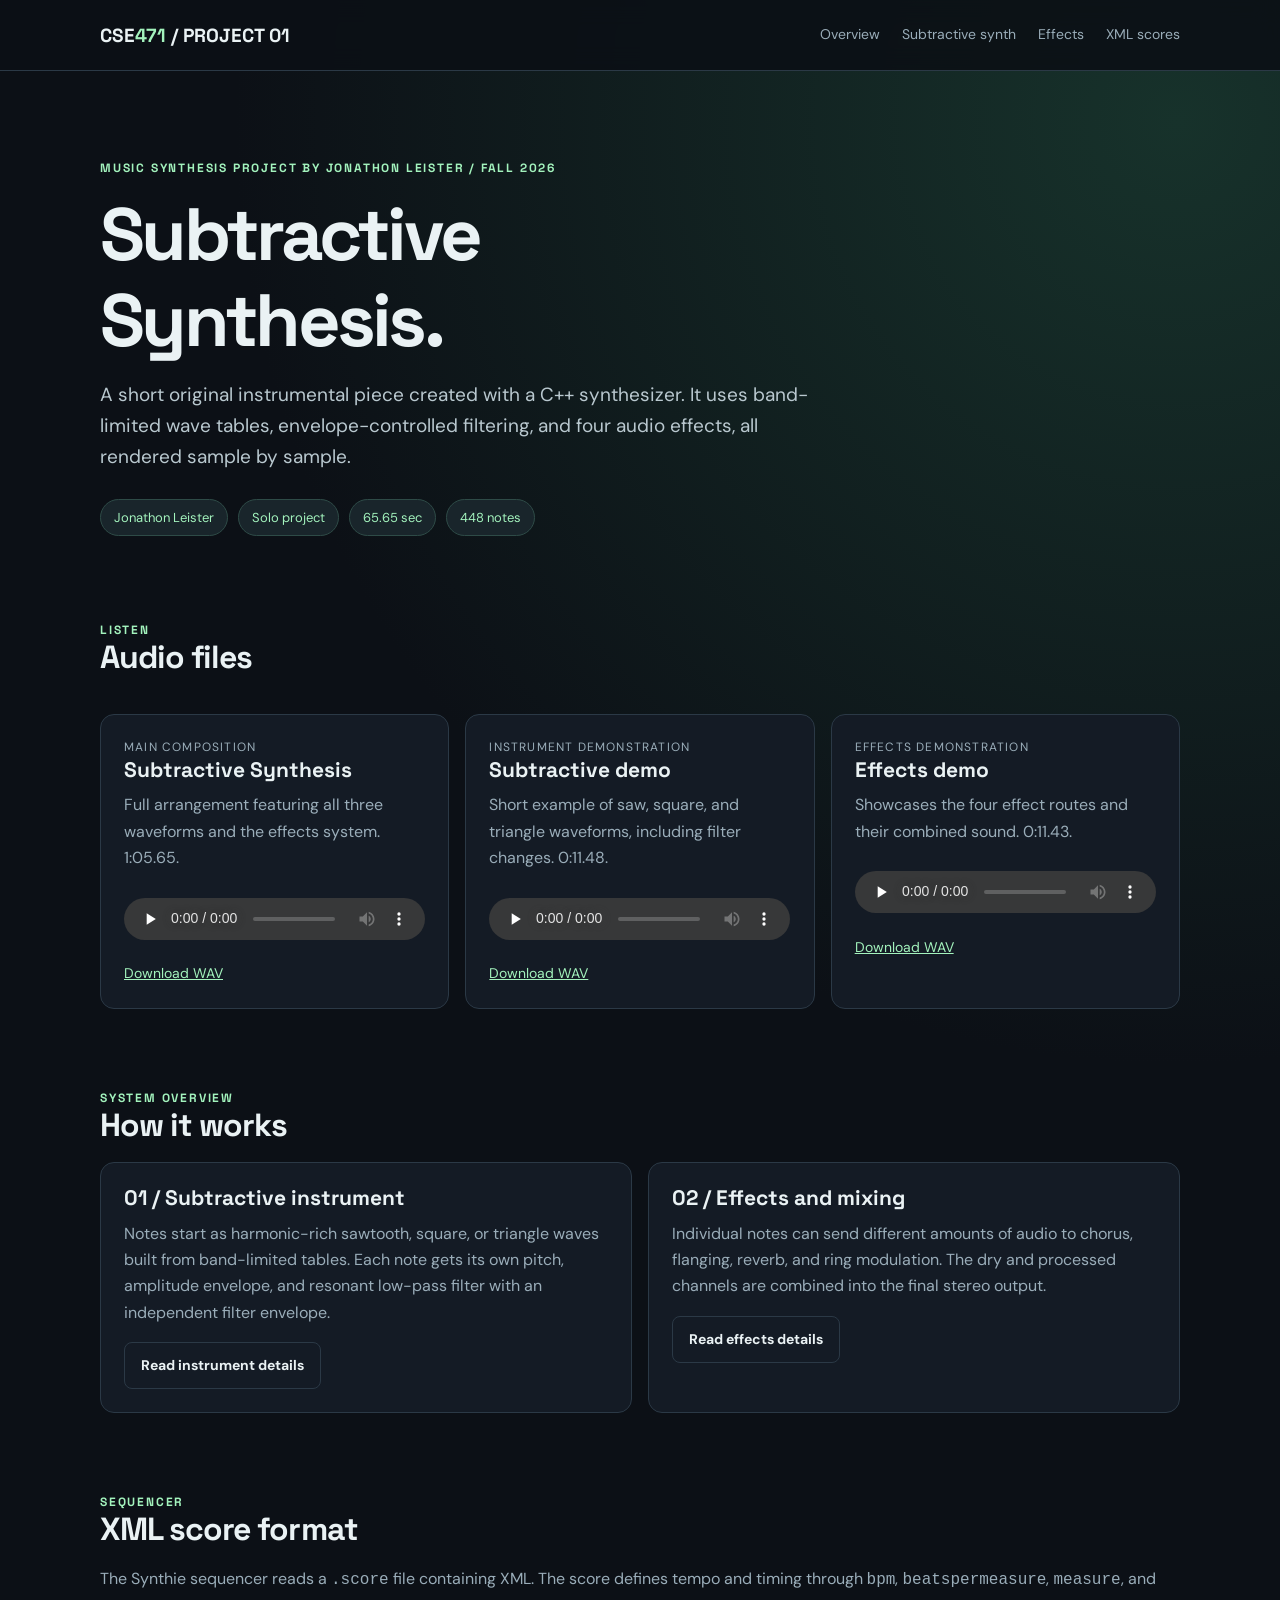
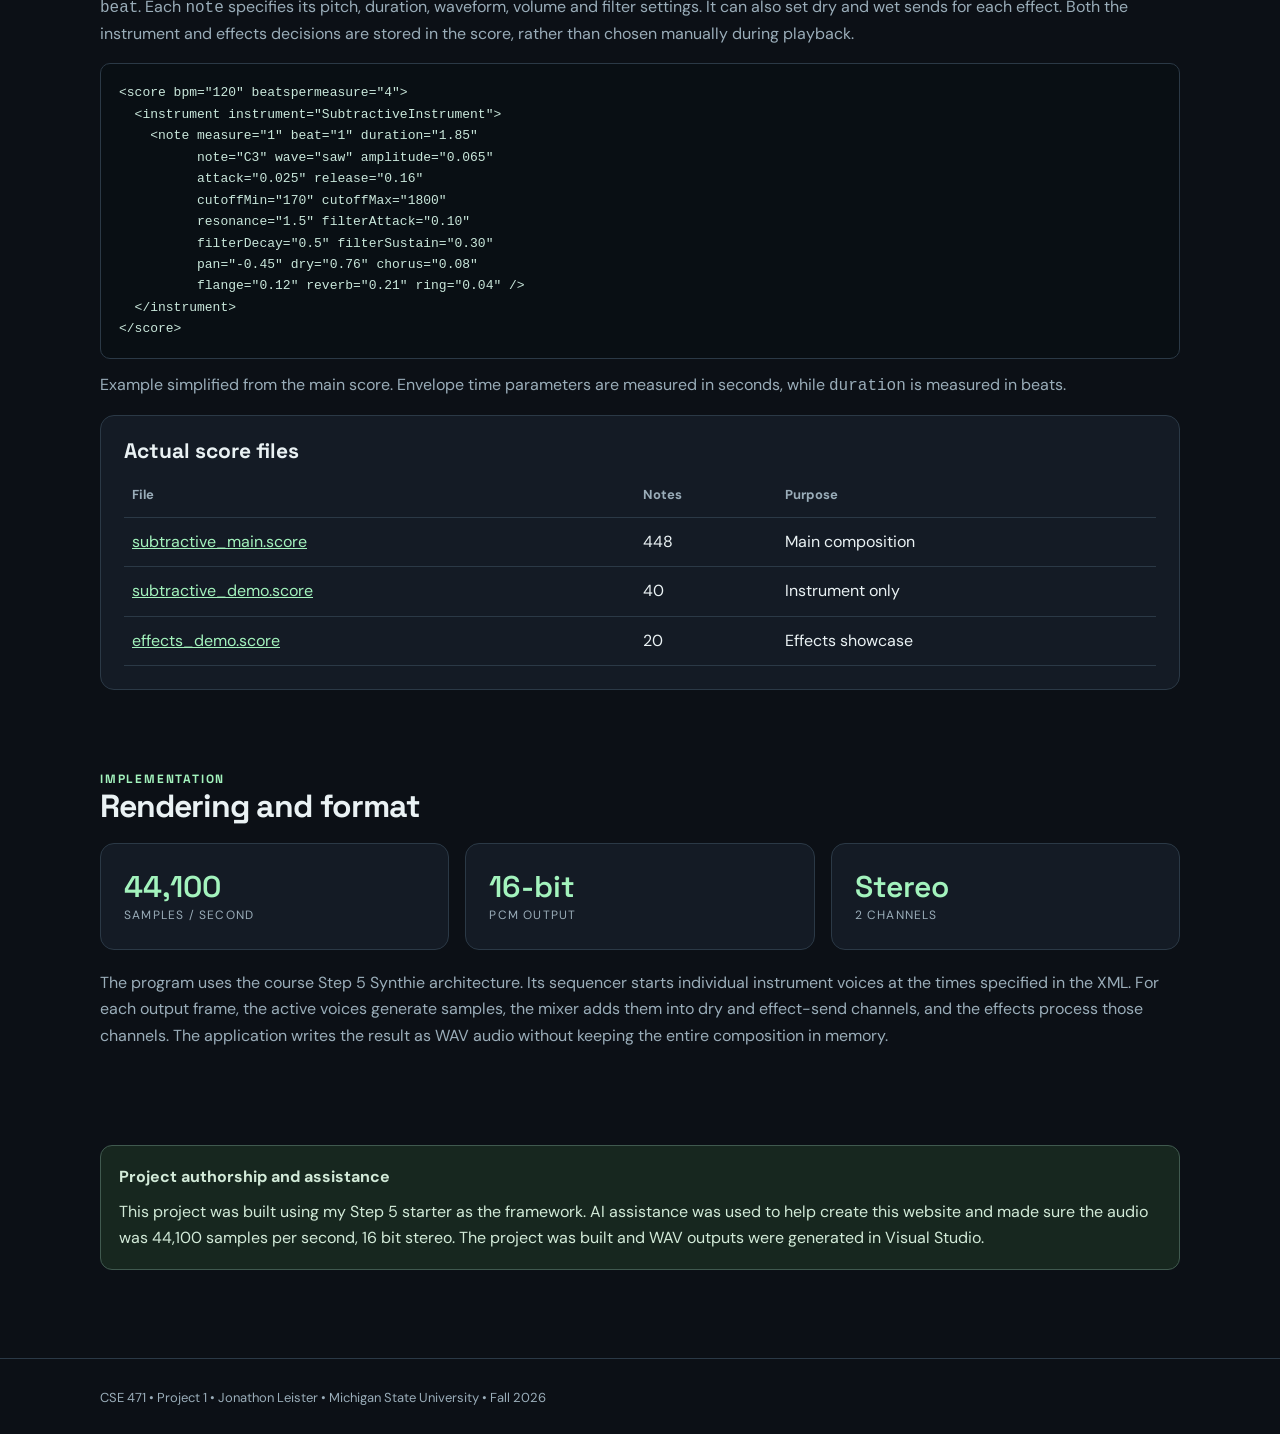
<file: index.html>
<!doctype html><html lang="en"><head><meta charset="utf-8"><meta name="viewport" content="width=device-width, initial-scale=1"><meta name="description" content="CSE 471 Project 1 – Subtractive Synthesis by Jonathon Leister"><title>Subtractive Synthesis | CSE 471 Project 1</title><link rel="stylesheet" href="style.css"></head><body><div class="top"><div class="wrap nav"><a class="brand" href="index.html">CSE<span>471</span> / PROJECT 01</a><nav><a href="index.html">Overview</a><a href="subtractive.html">Subtractive synth</a><a href="effects.html">Effects</a><a href="index.html#scores">XML scores</a></nav></div></div><main class="wrap"><header class="hero"><div class="eyebrow">Music synthesis project by Jonathon Leister / Fall 2026</div><h1>Subtractive<br>Synthesis.</h1><p class="lead">A short original instrumental piece created with a C++ synthesizer. It uses band-limited wave tables, envelope-controlled filtering, and four audio effects, all rendered sample by sample.</p><div class="pillrow"><span class="pill">Jonathon Leister</span><span class="pill">Solo project</span><span class="pill">65.65 sec</span><span class="pill">448 notes</span></div></header>
<section id="listen"><div class="sectiontitle"><div><div class="eyebrow">Listen</div><h2>Audio files</h2></div></div><div class="grid">
<div class="card audioCard"><div class="label">Main composition</div><h3>Subtractive Synthesis</h3><p>Full arrangement featuring all three waveforms and the effects system. 1:05.65.</p><audio controls preload="none" src="audio/subtractive_main.wav">Your browser does not support audio playback.</audio><div class="links"><a href="audio/subtractive_main.wav" download>Download WAV</a></div></div>
<div class="card audioCard"><div class="label">Instrument demonstration</div><h3>Subtractive demo</h3><p>Short example of saw, square, and triangle waveforms, including filter changes. 0:11.48.</p><audio controls preload="none" src="audio/subtractive_demo.wav"></audio><div class="links"><a href="audio/subtractive_demo.wav" download>Download WAV</a></div></div>
<div class="card audioCard"><div class="label">Effects demonstration</div><h3>Effects demo</h3><p>Showcases the four effect routes and their combined sound. 0:11.43.</p><audio controls preload="none" src="audio/effects_demo.wav"></audio><div class="links"><a href="audio/effects_demo.wav" download>Download WAV</a></div></div></div></section>
<section><div class="eyebrow">System overview</div><h2>How it works</h2><div class="two"><div class="card"><h3>01 / Subtractive instrument</h3><p>Notes start as harmonic-rich sawtooth, square, or triangle waves built from band-limited tables. Each note gets its own pitch, amplitude envelope, and resonant low-pass filter with an independent filter envelope.</p><a class="btn" href="subtractive.html">Read instrument details</a></div><div class="card"><h3>02 / Effects and mixing</h3><p>Individual notes can send different amounts of audio to chorus, flanging, reverb, and ring modulation. The dry and processed channels are combined into the final stereo output.</p><a class="btn" href="effects.html">Read effects details</a></div></div></section>
<section id="scores"><div class="eyebrow">Sequencer</div><h2>XML score format</h2><p class="muted">The Synthie sequencer reads a <code>.score</code> file containing XML. The score defines tempo and timing through <code>bpm</code>, <code>beatspermeasure</code>, <code>measure</code>, and <code>beat</code>. Each <code>note</code> specifies its pitch, duration, waveform, volume and filter settings. It can also set dry and wet sends for each effect. Both the instrument and effects decisions are stored in the score, rather than chosen manually during playback.</p><pre><code>&lt;score bpm="120" beatspermeasure="4"&gt;
  &lt;instrument instrument="SubtractiveInstrument"&gt;
    &lt;note measure="1" beat="1" duration="1.85"
          note="C3" wave="saw" amplitude="0.065"
          attack="0.025" release="0.16"
          cutoffMin="170" cutoffMax="1800"
          resonance="1.5" filterAttack="0.10"
          filterDecay="0.5" filterSustain="0.30"
          pan="-0.45" dry="0.76" chorus="0.08"
          flange="0.12" reverb="0.21" ring="0.04" /&gt;
  &lt;/instrument&gt;
&lt;/score&gt;</code></pre><p class="muted">Example simplified from the main score. Envelope time parameters are measured in seconds, while <code>duration</code> is measured in beats.</p><div class="card"><h3>Actual score files</h3><table><thead><tr><th>File</th><th>Notes</th><th>Purpose</th></tr></thead><tbody><tr><td><a href="scores/subtractive_main.score" download>subtractive_main.score</a></td><td>448</td><td>Main composition</td></tr><tr><td><a href="scores/subtractive_demo.score" download>subtractive_demo.score</a></td><td>40</td><td>Instrument only</td></tr><tr><td><a href="scores/effects_demo.score" download>effects_demo.score</a></td><td>20</td><td>Effects showcase</td></tr></tbody></table></div></section>
<section><div class="eyebrow">Implementation</div><h2>Rendering and format</h2><div class="grid"><div class="card"><span class="big">44,100</span><div class="label">Samples / second</div></div><div class="card"><span class="big">16-bit</span><div class="label">PCM output</div></div><div class="card"><span class="big">Stereo</span><div class="label">2 channels</div></div></div><p style="margin-top:20px" class="muted">The program uses the course Step 5 Synthie architecture. Its sequencer starts individual instrument voices at the times specified in the XML. For each output frame, the active voices generate samples, the mixer adds them into dry and effect-send channels, and the effects process those channels. The application writes the result as WAV audio without keeping the entire composition in memory.</p></section>
<section><div class="aside"><strong>Project authorship and assistance</strong><p style="margin:8px 0 0">This project was built using my Step 5 starter as the framework. AI assistance was used to help create this website and made sure the audio was 44,100 samples per second, 16 bit stereo. The project was built and WAV outputs were generated in Visual Studio.</p></div></section></main><footer><div class="wrap">CSE 471 • Project 1 • Jonathon Leister • Michigan State University • Fall 2026</div></footer></body></html>
</file>
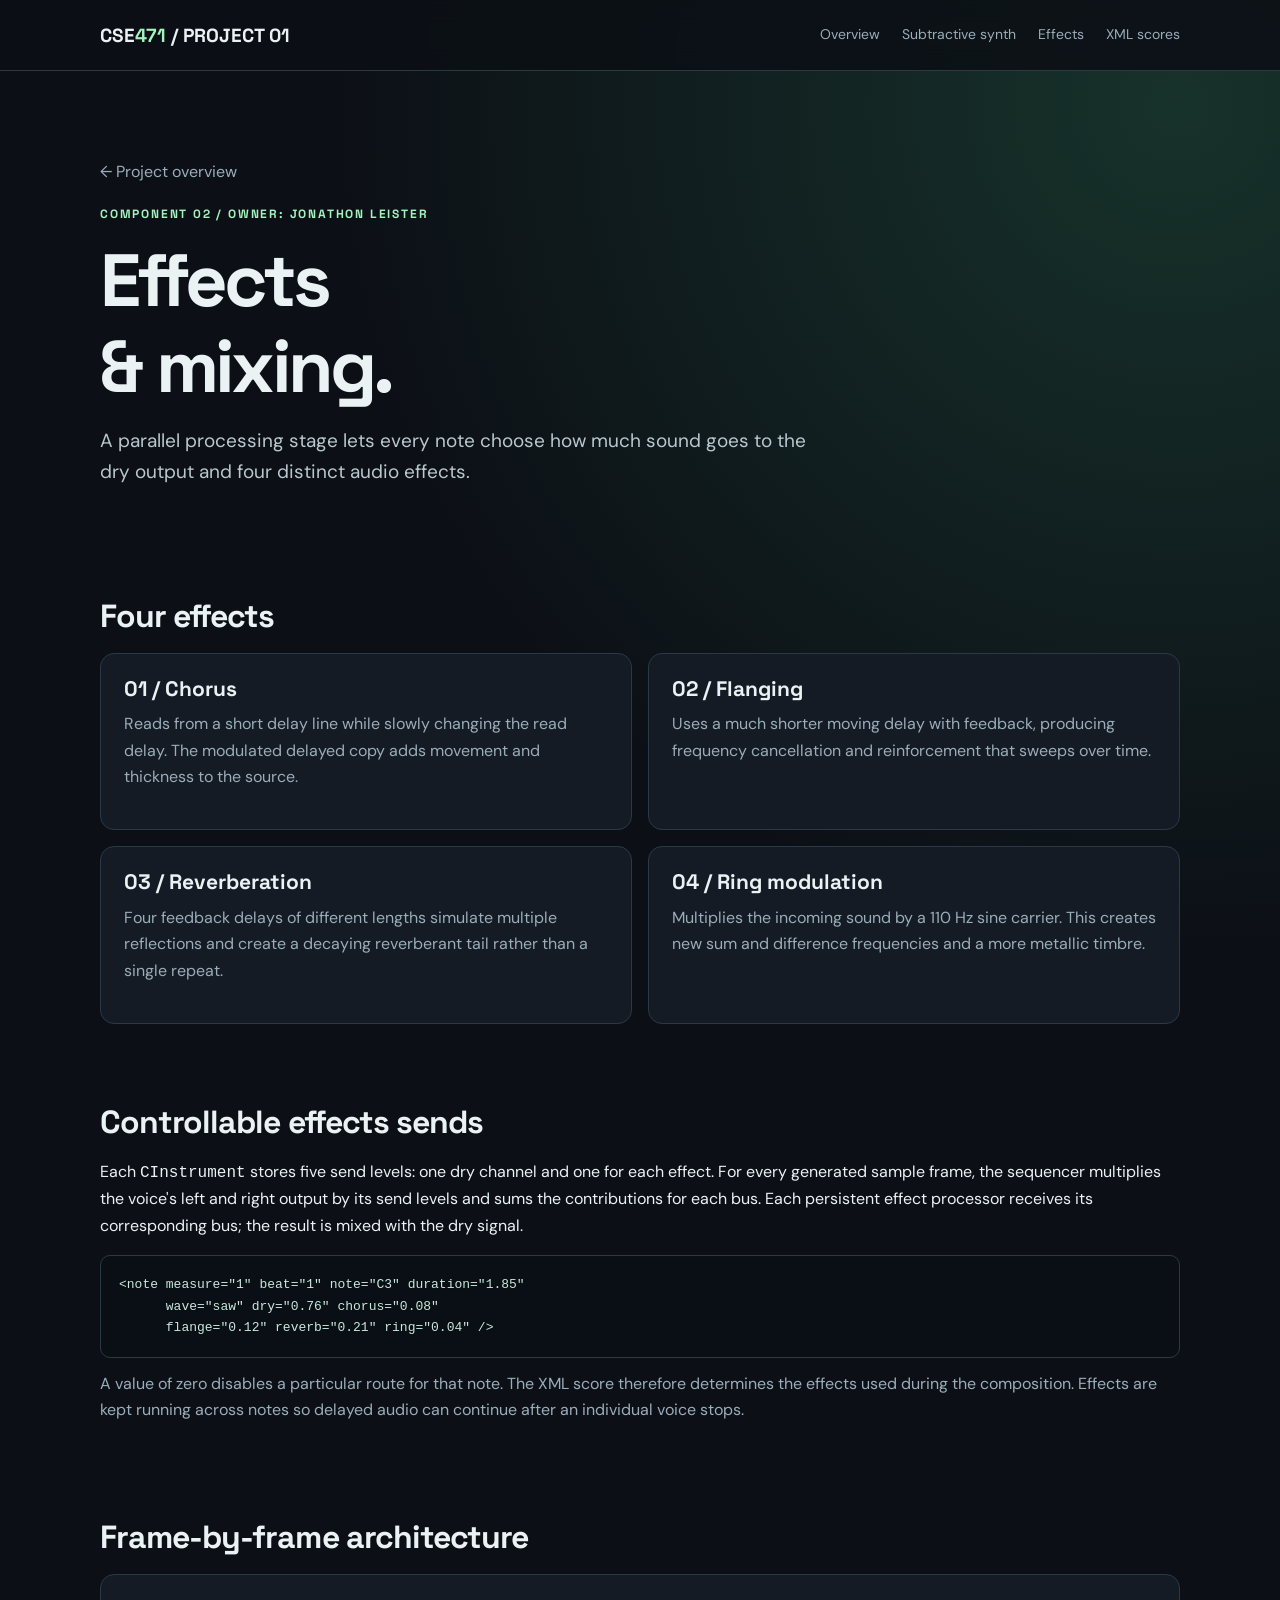
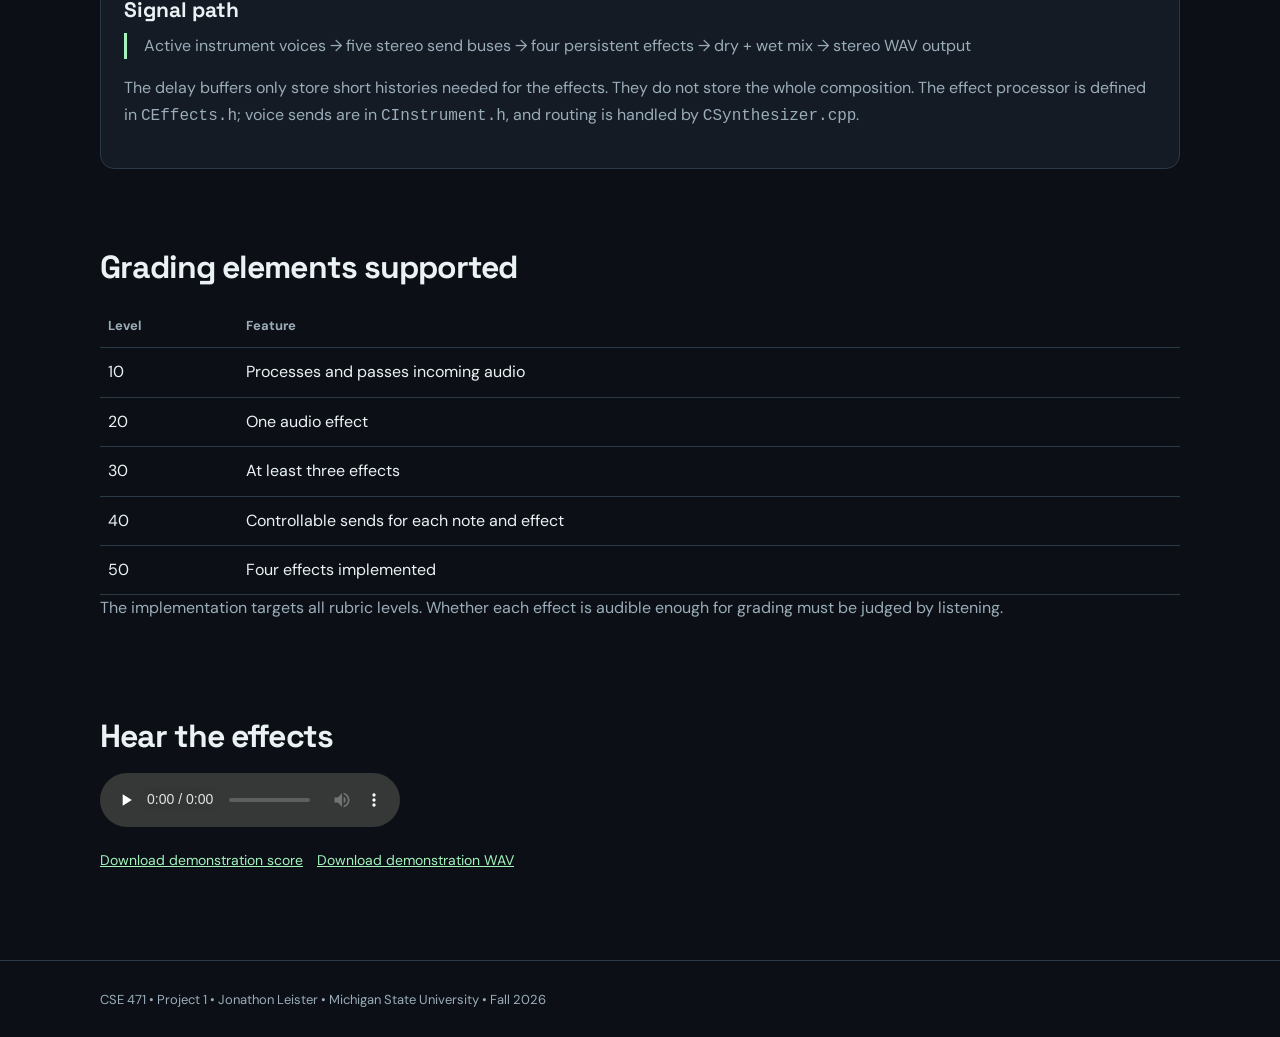
<file: effects.html>
<!doctype html><html lang="en"><head><meta charset="utf-8"><meta name="viewport" content="width=device-width, initial-scale=1"><meta name="description" content="CSE 471 Project 1 – Subtractive Synthesis by Jonathon Leister"><title>Effects Component | CSE 471 Project 1</title><link rel="stylesheet" href="style.css"></head><body><div class="top"><div class="wrap nav"><a class="brand" href="index.html">CSE<span>471</span> / PROJECT 01</a><nav><a href="index.html">Overview</a><a href="subtractive.html">Subtractive synth</a><a href="effects.html">Effects</a><a href="index.html#scores">XML scores</a></nav></div></div><main class="wrap"><header class="hero"><a class="back" href="index.html">← Project overview</a><div class="eyebrow">Component 02 / Owner: Jonathon Leister</div><h1>Effects<br>&amp; mixing.</h1><p class="lead">A parallel processing stage lets every note choose how much sound goes to the dry output and four distinct audio effects.</p></header>
<section><h2>Four effects</h2><div class="two"><div class="card"><h3>01 / Chorus</h3><p>Reads from a short delay line while slowly changing the read delay. The modulated delayed copy adds movement and thickness to the source.</p></div><div class="card"><h3>02 / Flanging</h3><p>Uses a much shorter moving delay with feedback, producing frequency cancellation and reinforcement that sweeps over time.</p></div><div class="card"><h3>03 / Reverberation</h3><p>Four feedback delays of different lengths simulate multiple reflections and create a decaying reverberant tail rather than a single repeat.</p></div><div class="card"><h3>04 / Ring modulation</h3><p>Multiplies the incoming sound by a 110 Hz sine carrier. This creates new sum and difference frequencies and a more metallic timbre.</p></div></div></section>
<section><h2>Controllable effects sends</h2><p>Each <code>CInstrument</code> stores five send levels: one dry channel and one for each effect. For every generated sample frame, the sequencer multiplies the voice's left and right output by its send levels and sums the contributions for each bus. Each persistent effect processor receives its corresponding bus; the result is mixed with the dry signal.</p><pre><code>&lt;note measure="1" beat="1" note="C3" duration="1.85"
      wave="saw" dry="0.76" chorus="0.08"
      flange="0.12" reverb="0.21" ring="0.04" /&gt;</code></pre><p class="muted">A value of zero disables a particular route for that note. The XML score therefore determines the effects used during the composition. Effects are kept running across notes so delayed audio can continue after an individual voice stops.</p></section>
<section><h2>Frame-by-frame architecture</h2><div class="card"><h3>Signal path</h3><p class="feature">Active instrument voices → five stereo send buses → four persistent effects → dry + wet mix → stereo WAV output</p><p>The delay buffers only store short histories needed for the effects. They do not store the whole composition. The effect processor is defined in <code>CEffects.h</code>; voice sends are in <code>CInstrument.h</code>, and routing is handled by <code>CSynthesizer.cpp</code>.</p></div></section>
<section><h2>Grading elements supported</h2><table><thead><tr><th>Level</th><th>Feature</th></tr></thead><tbody><tr><td>10</td><td>Processes and passes incoming audio</td></tr><tr><td>20</td><td>One audio effect</td></tr><tr><td>30</td><td>At least three effects</td></tr><tr><td>40</td><td>Controllable sends for each note and effect</td></tr><tr><td>50</td><td>Four effects implemented</td></tr></tbody></table><p class="muted">The implementation targets all rubric levels. Whether each effect is audible enough for grading must be judged by listening.</p></section>
<section><h2>Hear the effects</h2><audio controls preload="none" src="audio/effects_demo.wav"></audio><div class="links"><a href="scores/effects_demo.score" download>Download demonstration score</a><a href="audio/effects_demo.wav" download>Download demonstration WAV</a></div></section></main><footer><div class="wrap">CSE 471 • Project 1 • Jonathon Leister • Michigan State University • Fall 2026</div></footer></body></html>
</file>
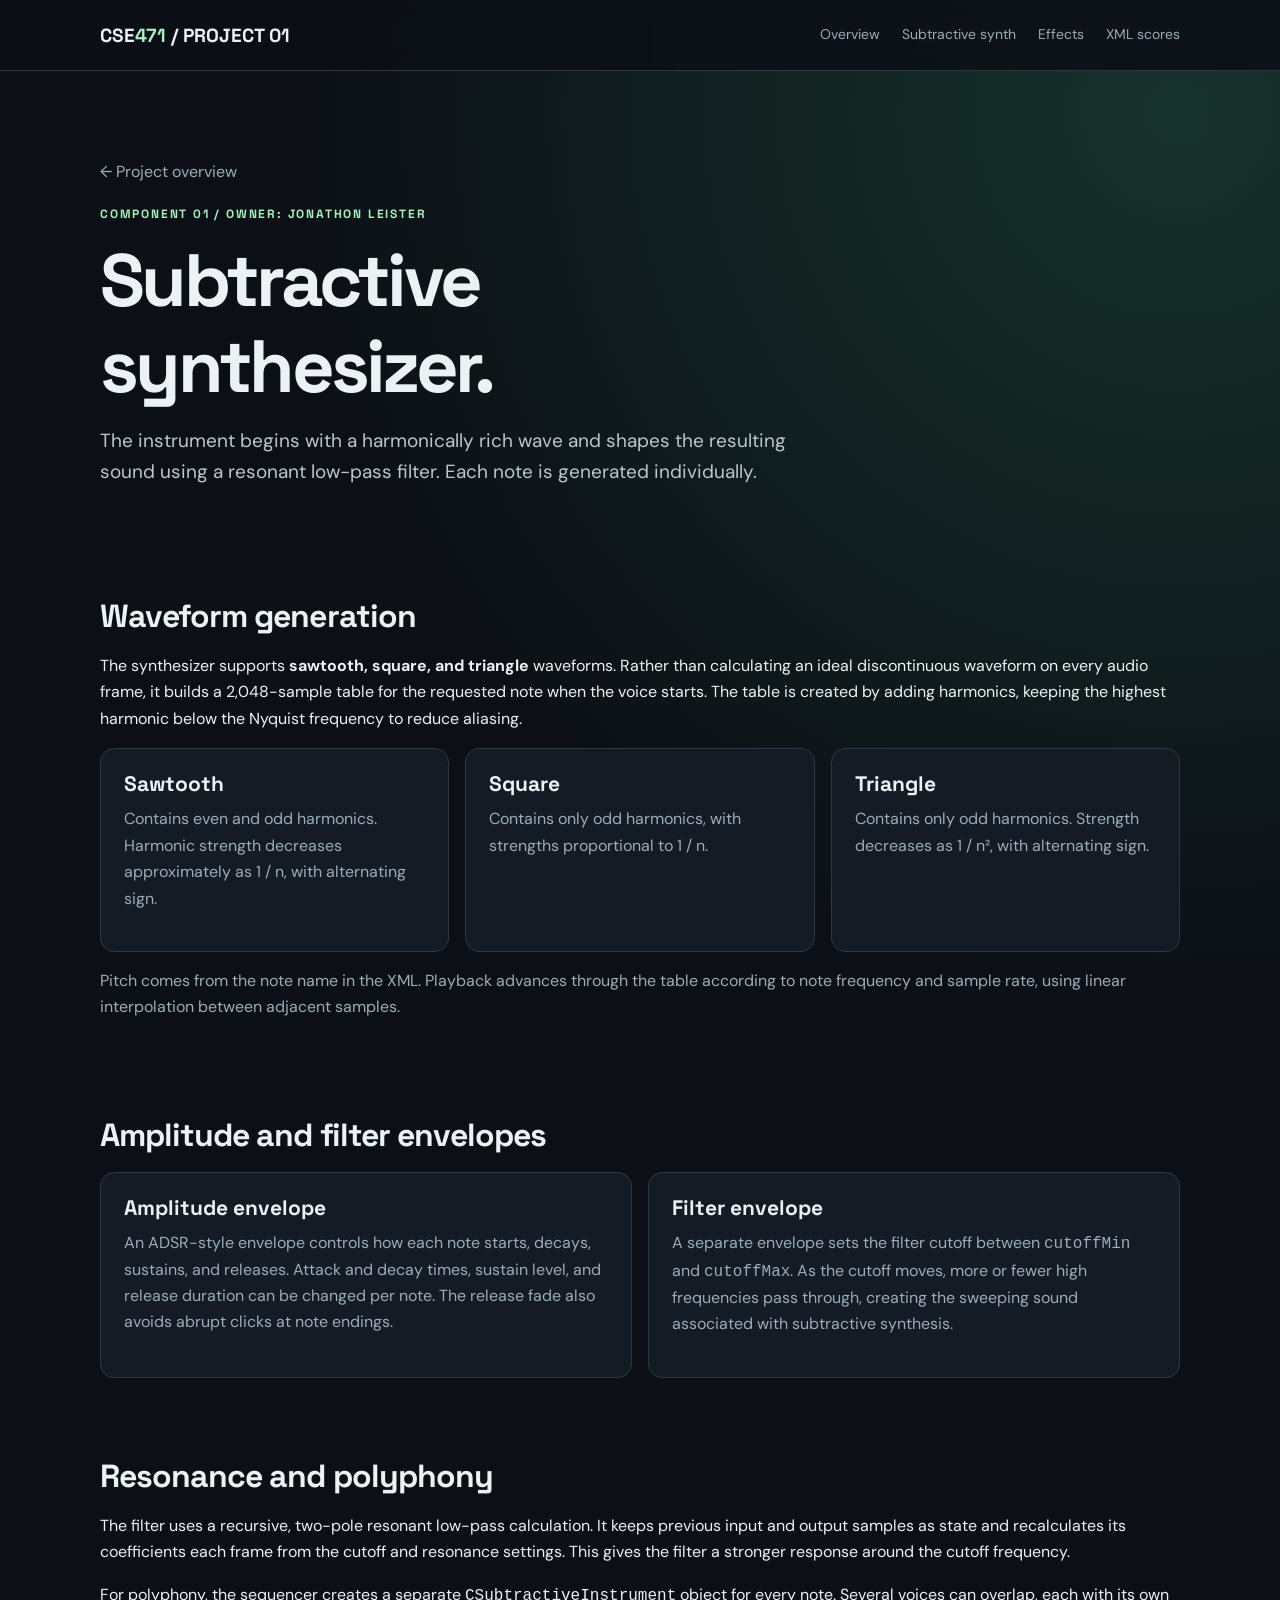
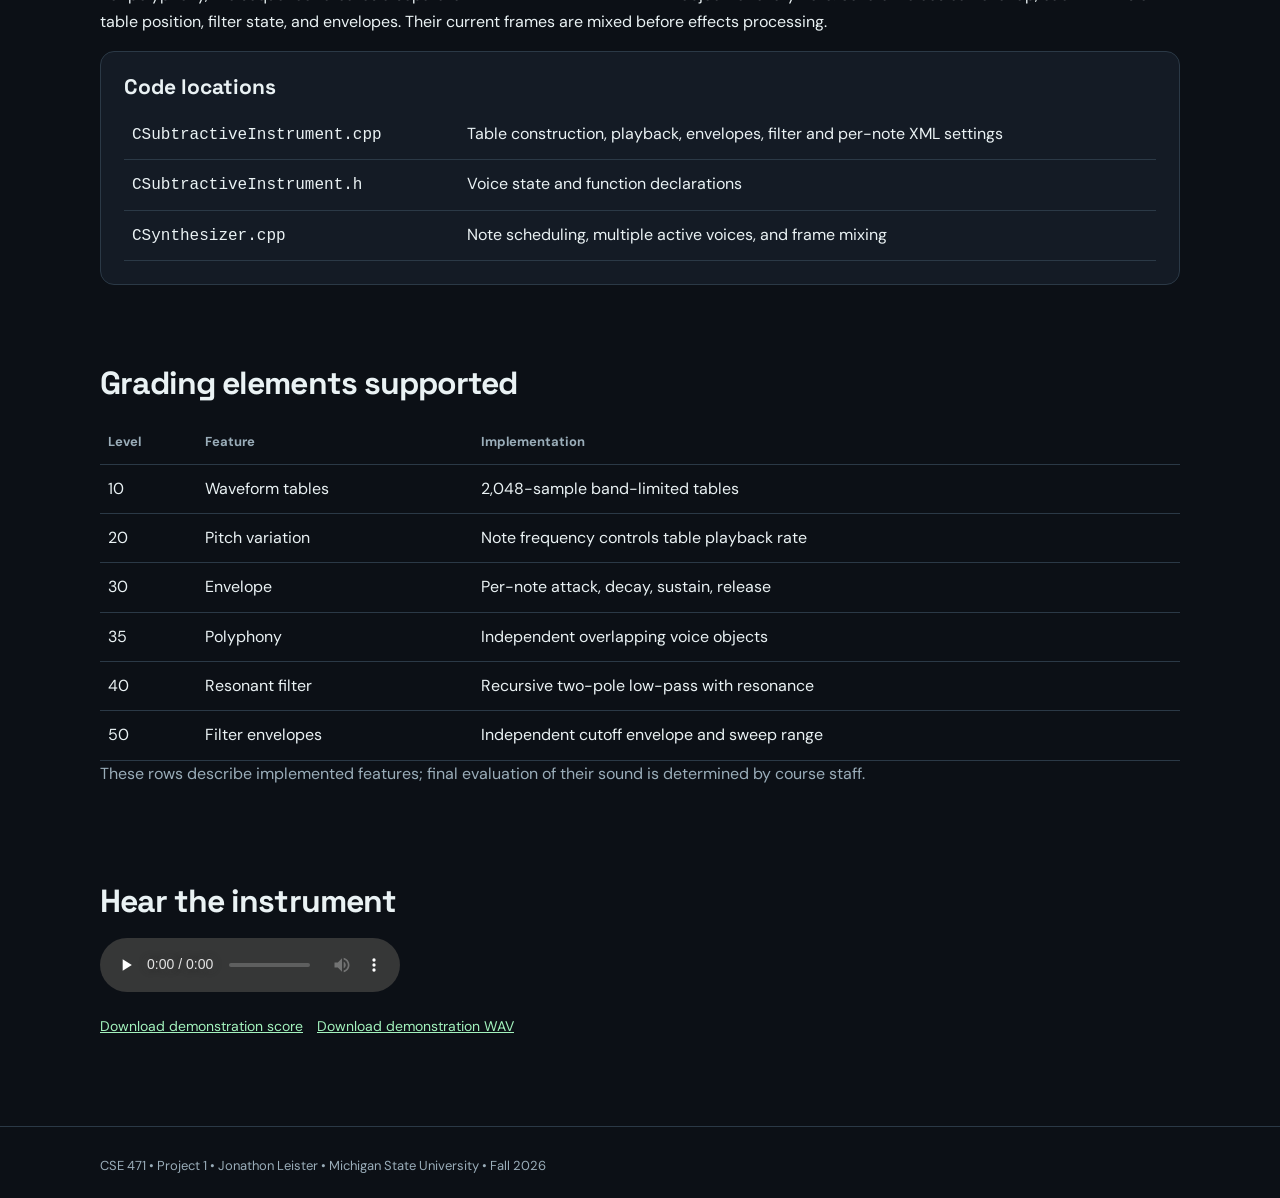
<file: subtractive.html>
<!doctype html><html lang="en"><head><meta charset="utf-8"><meta name="viewport" content="width=device-width, initial-scale=1"><meta name="description" content="CSE 471 Project 1 – Subtractive Synthesis by Jonathon Leister"><title>Subtractive Synthesizer | CSE 471 Project 1</title><link rel="stylesheet" href="style.css"></head><body><div class="top"><div class="wrap nav"><a class="brand" href="index.html">CSE<span>471</span> / PROJECT 01</a><nav><a href="index.html">Overview</a><a href="subtractive.html">Subtractive synth</a><a href="effects.html">Effects</a><a href="index.html#scores">XML scores</a></nav></div></div><main class="wrap"><header class="hero"><a class="back" href="index.html">← Project overview</a><div class="eyebrow">Component 01 / Owner: Jonathon Leister</div><h1>Subtractive<br>synthesizer.</h1><p class="lead">The instrument begins with a harmonically rich wave and shapes the resulting sound using a resonant low-pass filter. Each note is generated individually.</p></header>
<section><h2>Waveform generation</h2><p>The synthesizer supports <strong>sawtooth, square, and triangle</strong> waveforms. Rather than calculating an ideal discontinuous waveform on every audio frame, it builds a 2,048-sample table for the requested note when the voice starts. The table is created by adding harmonics, keeping the highest harmonic below the Nyquist frequency to reduce aliasing.</p><div class="grid"><div class="card"><h3>Sawtooth</h3><p>Contains even and odd harmonics. Harmonic strength decreases approximately as 1 / n, with alternating sign.</p></div><div class="card"><h3>Square</h3><p>Contains only odd harmonics, with strengths proportional to 1 / n.</p></div><div class="card"><h3>Triangle</h3><p>Contains only odd harmonics. Strength decreases as 1 / n², with alternating sign.</p></div></div><p class="muted" style="margin-top:16px">Pitch comes from the note name in the XML. Playback advances through the table according to note frequency and sample rate, using linear interpolation between adjacent samples.</p></section>
<section><h2>Amplitude and filter envelopes</h2><div class="two"><div class="card"><h3>Amplitude envelope</h3><p>An ADSR-style envelope controls how each note starts, decays, sustains, and releases. Attack and decay times, sustain level, and release duration can be changed per note. The release fade also avoids abrupt clicks at note endings.</p></div><div class="card"><h3>Filter envelope</h3><p>A separate envelope sets the filter cutoff between <code>cutoffMin</code> and <code>cutoffMax</code>. As the cutoff moves, more or fewer high frequencies pass through, creating the sweeping sound associated with subtractive synthesis.</p></div></div></section>
<section><h2>Resonance and polyphony</h2><p>The filter uses a recursive, two-pole resonant low-pass calculation. It keeps previous input and output samples as state and recalculates its coefficients each frame from the cutoff and resonance settings. This gives the filter a stronger response around the cutoff frequency.</p><p>For polyphony, the sequencer creates a separate <code>CSubtractiveInstrument</code> object for every note. Several voices can overlap, each with its own table position, filter state, and envelopes. Their current frames are mixed before effects processing.</p><div class="card"><h3>Code locations</h3><table><tbody><tr><td><code>CSubtractiveInstrument.cpp</code></td><td>Table construction, playback, envelopes, filter and per-note XML settings</td></tr><tr><td><code>CSubtractiveInstrument.h</code></td><td>Voice state and function declarations</td></tr><tr><td><code>CSynthesizer.cpp</code></td><td>Note scheduling, multiple active voices, and frame mixing</td></tr></tbody></table></div></section>
<section><h2>Grading elements supported</h2><table><thead><tr><th>Level</th><th>Feature</th><th>Implementation</th></tr></thead><tbody><tr><td>10</td><td>Waveform tables</td><td>2,048-sample band-limited tables</td></tr><tr><td>20</td><td>Pitch variation</td><td>Note frequency controls table playback rate</td></tr><tr><td>30</td><td>Envelope</td><td>Per-note attack, decay, sustain, release</td></tr><tr><td>35</td><td>Polyphony</td><td>Independent overlapping voice objects</td></tr><tr><td>40</td><td>Resonant filter</td><td>Recursive two-pole low-pass with resonance</td></tr><tr><td>50</td><td>Filter envelopes</td><td>Independent cutoff envelope and sweep range</td></tr></tbody></table><p class="muted">These rows describe implemented features; final evaluation of their sound is determined by course staff.</p></section>
<section><h2>Hear the instrument</h2><audio controls preload="none" src="audio/subtractive_demo.wav"></audio><div class="links"><a href="scores/subtractive_demo.score" download>Download demonstration score</a><a href="audio/subtractive_demo.wav" download>Download demonstration WAV</a></div></section></main><footer><div class="wrap">CSE 471 • Project 1 • Jonathon Leister • Michigan State University • Fall 2026</div></footer></body></html>
</file>
<file: style.css>
@import url('https://fonts.googleapis.com/css2?family=DM+Sans:wght@400;500;600;700&family=Space+Grotesk:wght@400;500;600;700&display=swap');
:root{color-scheme:dark;--bg:#0c1016;--panel:#141b25;--panel2:#1a2430;--ink:#eaf2f4;--muted:#9aadb9;--line:#2b3946;--accent:#a3f3bd;--highlight:#8caafa}*{box-sizing:border-box}html{scroll-behavior:smooth}body{margin:0;background:radial-gradient(circle at 92% 4%,#17322b 0,transparent 30%),var(--bg);color:var(--ink);font:16px/1.65 'DM Sans',system-ui,sans-serif}a{color:var(--accent)}.wrap{width:min(1080px,calc(100% - 40px));margin:0 auto}.top{border-bottom:1px solid var(--line);background:#0c1016e6;position:sticky;top:0;z-index:5;backdrop-filter:blur(12px)}.nav{display:flex;align-items:center;justify-content:space-between;gap:20px;min-height:70px}.brand{font:700 19px 'Space Grotesk';color:var(--ink);text-decoration:none;white-space:nowrap}.brand span{color:var(--accent)}nav{display:flex;gap:22px;flex-wrap:wrap}nav a{color:var(--muted);font-size:14px;text-decoration:none}nav a:hover,nav a.active{color:var(--accent)}header.hero{padding:88px 0 53px}.eyebrow{font:700 12px/1.5 'Space Grotesk';letter-spacing:.15em;text-transform:uppercase;color:var(--accent)}h1,h2,h3{font-family:'Space Grotesk',sans-serif;line-height:1.16}h1{font-size:clamp(40px,7vw,74px);letter-spacing:-.05em;max-width:800px;margin:15px 0}h2{font-size:32px;letter-spacing:-.03em;margin:0 0 18px}h3{font-size:21px;margin:0 0 10px}.lead{font-size:19px;color:#b9c8cf;max-width:720px;margin:0 0 25px}.muted{color:var(--muted)}.pillrow{display:flex;flex-wrap:wrap;gap:10px;margin-top:26px}.pill{background:#19252b;border:1px solid #2e4b47;border-radius:100px;padding:7px 13px;font-size:13px;color:var(--accent)}section{padding:32px 0 48px}.sectiontitle{display:flex;align-items:end;justify-content:space-between;gap:15px;margin-bottom:20px}.grid{display:grid;grid-template-columns:repeat(3,minmax(0,1fr));gap:16px}.card{background:var(--panel);border:1px solid var(--line);border-radius:14px;padding:23px}.card p{color:var(--muted);margin:9px 0 16px}.big{font:600 30px 'Space Grotesk';color:var(--accent)}.label{color:var(--muted);font-size:12px;text-transform:uppercase;letter-spacing:.1em}.audioCard{grid-column:span 1}.audioCard audio{width:100%;height:42px;margin-top:10px}.links{display:flex;flex-wrap:wrap;gap:14px;margin-top:14px;font-size:14px}.btn{display:inline-block;padding:11px 16px;border-radius:8px;text-decoration:none;border:1px solid var(--line);color:var(--ink);font-weight:700;font-size:14px}.btn.primary{background:var(--accent);color:#10211c;border-color:var(--accent)}.btn:hover{filter:brightness(1.12)}.feature{border-left:3px solid var(--accent);padding-left:17px}.two{display:grid;grid-template-columns:1fr 1fr;gap:16px}pre{white-space:pre-wrap;word-break:break-word;padding:18px;background:#090f14;border-radius:10px;border:1px solid var(--line);overflow-x:auto;font-size:13px;color:#c9e7db}code{font-family:Consolas,Monaco,monospace}table{width:100%;border-collapse:collapse}th,td{text-align:left;border-bottom:1px solid var(--line);padding:11px 8px;vertical-align:top}th{font-size:13px;color:var(--muted)}p{margin-top:0}ul{padding-left:21px}li{margin:8px 0}.aside{border:1px solid #40594f;background:#17271f;border-radius:12px;padding:18px;color:#d2ead8}.back{display:inline-block;margin-bottom:20px;text-decoration:none;color:var(--muted)}footer{margin-top:40px;padding:28px 0;border-top:1px solid var(--line);color:var(--muted);font-size:13px}@media(max-width:730px){.nav{display:block;padding:15px 0}nav{gap:12px;margin-top:9px}.grid,.two{grid-template-columns:1fr}.audioCard{grid-column:auto}header.hero{padding:56px 0 24px}h2{font-size:27px}}
</file>
